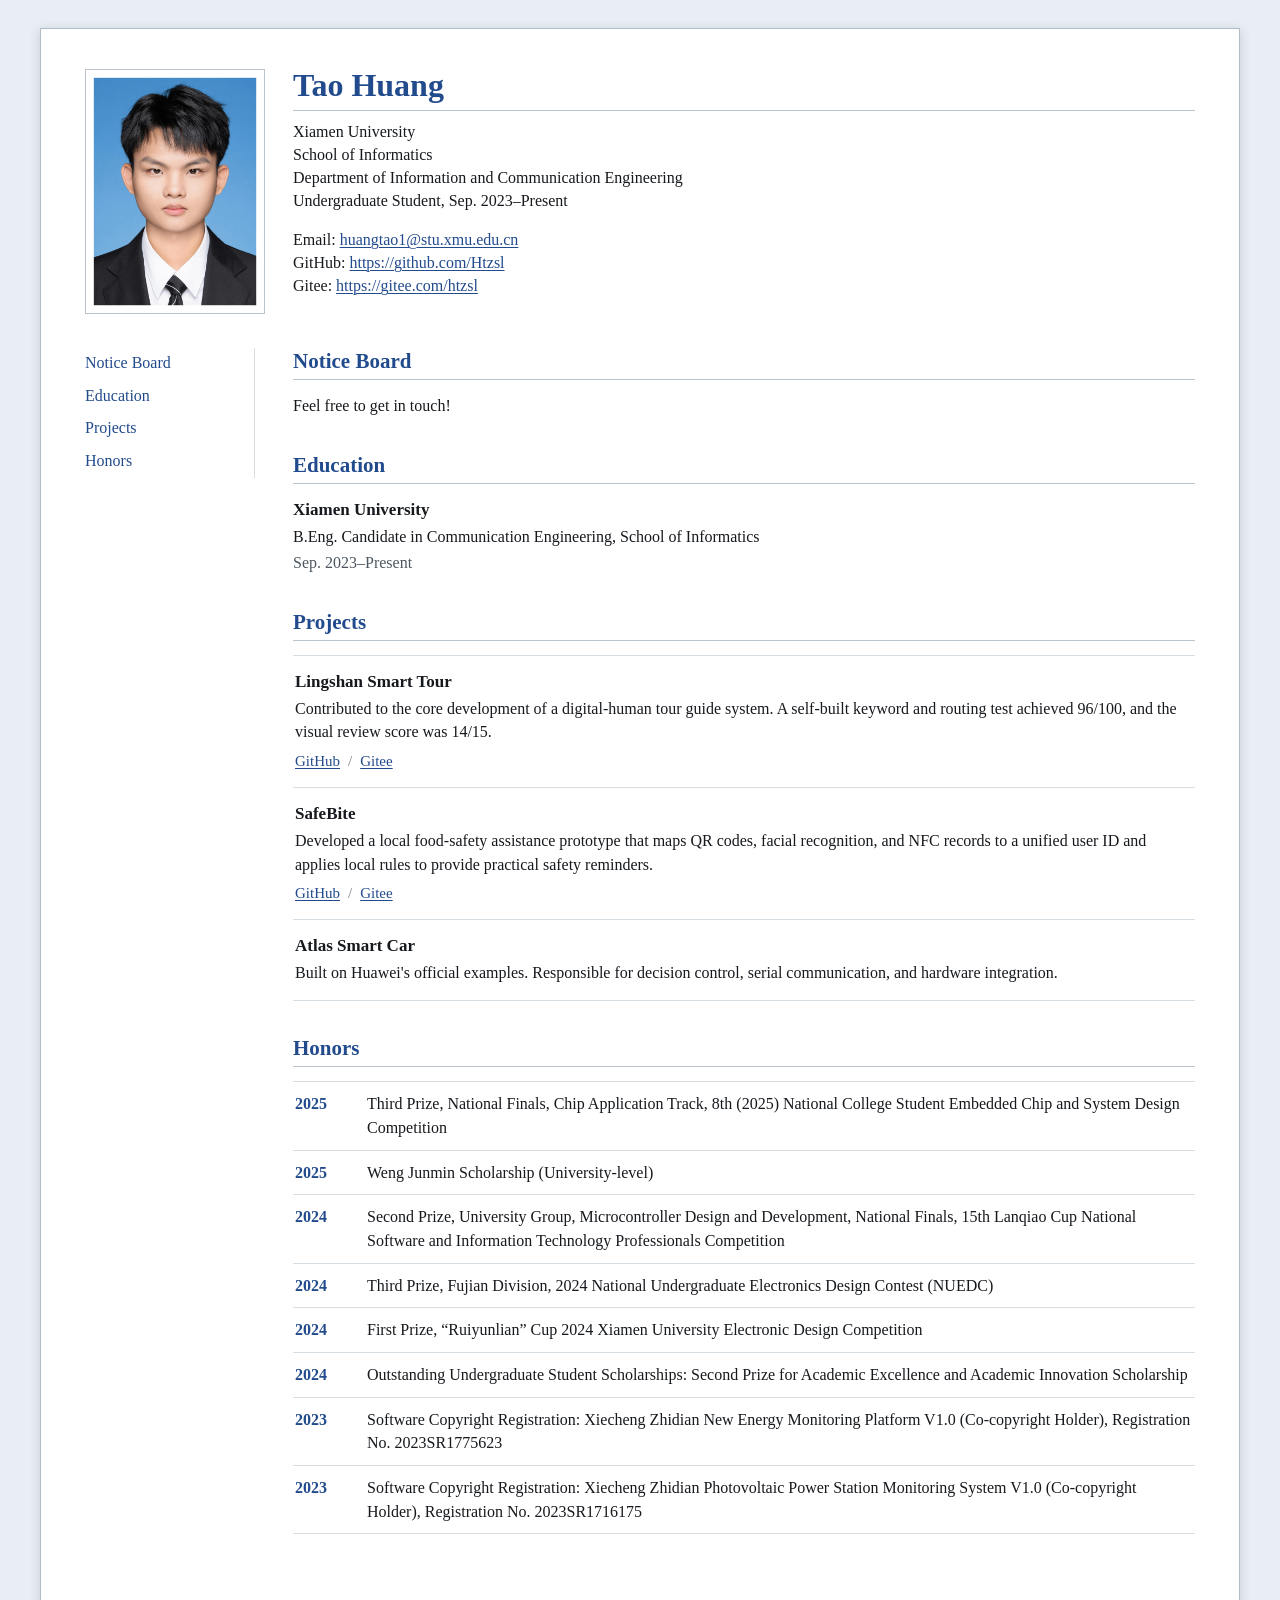
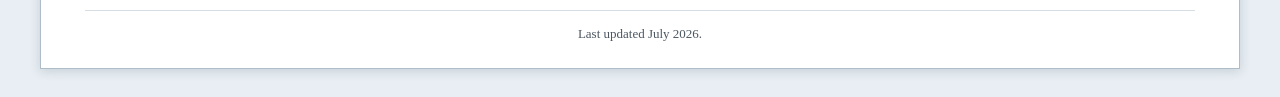
<file: index.html>
<!doctype html>
<html lang="en">
<head>
  <meta charset="utf-8">
  <meta name="viewport" content="width=device-width, initial-scale=1">
  <meta name="description" content="Academic homepage of Tao Huang, an undergraduate student in Communication Engineering at Xiamen University.">
  <title>Tao Huang | Xiamen University</title>
  <link rel="icon" href="data:image/svg+xml,%3Csvg%20xmlns%3D%27http%3A%2F%2Fwww.w3.org%2F2000%2Fsvg%27%20viewBox%3D%270%200%2064%2064%27%3E%3Crect%20width%3D%2764%27%20height%3D%2764%27%20rx%3D%278%27%20fill%3D%27%230f4c81%27%2F%3E%3Ctext%20x%3D%2732%27%20y%3D%2741%27%20font-family%3D%27Arial%2Csans-serif%27%20font-size%3D%2727%27%20font-weight%3D%27700%27%20text-anchor%3D%27middle%27%20fill%3D%27white%27%3ETH%3C%2Ftext%3E%3C%2Fsvg%3E">
  <link rel="stylesheet" href="css/style.css">
</head>
<body>
  <a class="skip-link" href="#main-content">Skip to main content</a>

  <div class="paper">
    <header class="profile-header">
      <img class="portrait" src="assets/ht-photo.jpeg" alt="Portrait of Tao Huang" width="659" height="900">

      <div class="profile-details">
        <h1>Tao Huang</h1>
        <p>Xiamen University</p>
        <p>School of Informatics</p>
        <p>Department of Information and Communication Engineering</p>
        <p>Undergraduate Student, Sep. 2023&ndash;Present</p>

        <div class="contact-details">
          <p>Email: <a href="mailto:huangtao1@stu.xmu.edu.cn">huangtao1@stu.xmu.edu.cn</a></p>
          <p>GitHub: <a href="https://github.com/Htzsl">https://github.com/Htzsl</a></p>
          <p>Gitee: <a href="https://gitee.com/htzsl">https://gitee.com/htzsl</a></p>
        </div>

      </div>
    </header>

    <div class="page-layout">
      <nav class="page-directory" aria-label="Page directory">
        <ul>
          <li><a href="#notice-board">Notice Board</a></li>
          <li><a href="#education">Education</a></li>
          <li><a href="#projects">Projects</a></li>
          <li><a href="#honors">Honors</a></li>
        </ul>
      </nav>

      <main id="main-content">
        <section class="content-section" id="notice-board" aria-labelledby="notice-board-title">
          <h2 id="notice-board-title">Notice Board</h2>
          <p>Feel free to get in touch!</p>
        </section>

        <section class="content-section" id="education" aria-labelledby="education-title">
          <h2 id="education-title">Education</h2>
          <div class="education-entry">
            <h3>Xiamen University</h3>
            <p>B.Eng. Candidate in Communication Engineering, School of Informatics</p>
            <p><time datetime="2023-09">Sep. 2023</time>&ndash;Present</p>
          </div>
        </section>

        <section class="content-section" id="projects" aria-labelledby="projects-title">
          <h2 id="projects-title">Projects</h2>
          <div class="project-list">
            <article class="project-entry">
              <h3>Lingshan Smart Tour</h3>
              <p>Contributed to the core development of a digital-human tour guide system. A self-built keyword and routing test achieved 96/100, and the visual review score was 14/15.</p>
              <p class="project-links"><a href="https://github.com/Htzsl/warehouse-23">GitHub</a><span aria-hidden="true">/</span><a href="https://gitee.com/htzsl/warehouse-23">Gitee</a></p>
            </article>

            <article class="project-entry">
              <h3>SafeBite</h3>
              <p>Developed a local food-safety assistance prototype that maps QR codes, facial recognition, and NFC records to a unified user ID and applies local rules to provide practical safety reminders.</p>
              <p class="project-links"><a href="https://github.com/Htzsl/warehouse-22">GitHub</a><span aria-hidden="true">/</span><a href="https://gitee.com/htzsl/warehouse-22">Gitee</a></p>
            </article>

            <article class="project-entry">
              <h3>Atlas Smart Car</h3>
              <p>Built on Huawei's official examples. Responsible for decision control, serial communication, and hardware integration.</p>
            </article>
          </div>
        </section>

        <section class="content-section" id="honors" aria-labelledby="honors-title">
          <h2 id="honors-title">Honors</h2>
          <ol class="honor-list">
            <li><time datetime="2025">2025</time><span>Third Prize, National Finals, Chip Application Track, 8th (2025) National College Student Embedded Chip and System Design Competition</span></li>
            <li><time datetime="2025">2025</time><span>Weng Junmin Scholarship (University-level)</span></li>
            <li><time datetime="2024">2024</time><span>Second Prize, University Group, Microcontroller Design and Development, National Finals, 15th Lanqiao Cup National Software and Information Technology Professionals Competition</span></li>
            <li><time datetime="2024">2024</time><span>Third Prize, Fujian Division, 2024 National Undergraduate Electronics Design Contest (NUEDC)</span></li>
            <li><time datetime="2024">2024</time><span>First Prize, &ldquo;Ruiyunlian&rdquo; Cup 2024 Xiamen University Electronic Design Competition</span></li>
            <li><time datetime="2024">2024</time><span>Outstanding Undergraduate Student Scholarships: Second Prize for Academic Excellence and Academic Innovation Scholarship</span></li>
            <li><time datetime="2023">2023</time><span>Software Copyright Registration: Xiecheng Zhidian New Energy Monitoring Platform V1.0 (Co-copyright Holder), Registration No. 2023SR1775623</span></li>
            <li><time datetime="2023">2023</time><span>Software Copyright Registration: Xiecheng Zhidian Photovoltaic Power Station Monitoring System V1.0 (Co-copyright Holder), Registration No. 2023SR1716175</span></li>
          </ol>
        </section>
      </main>
    </div>

    <footer>
      <p>Last updated July 2026.</p>
    </footer>
  </div>
</body>
</html>
</file>
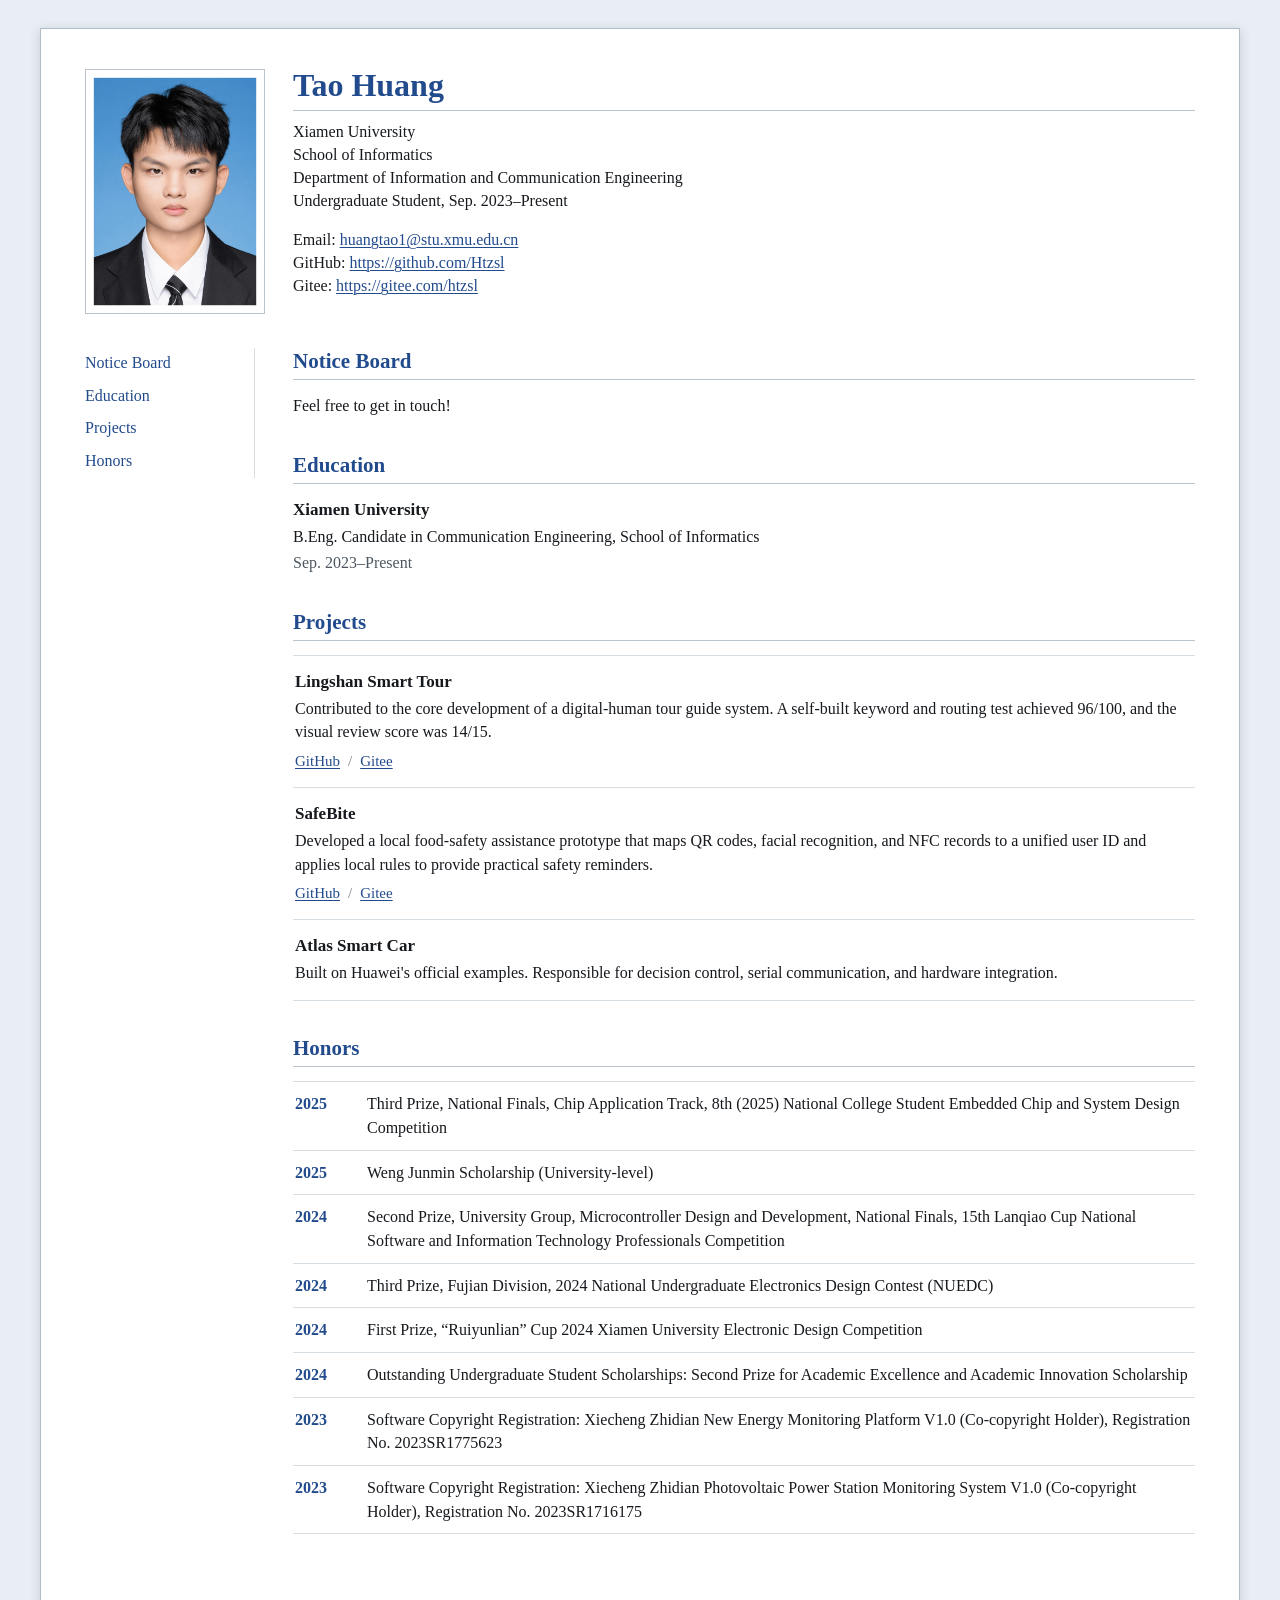
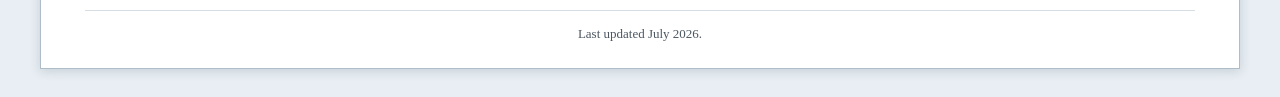
<file: archives/index.html>
<!doctype html><html lang="zh-CN"><head><meta charset="utf-8"><meta http-equiv="refresh" content="0; url=../"><meta name="viewport" content="width=device-width, initial-scale=1"><title>返回作品集</title></head><body><p>正在返回 <a href="../">黄韬的作品集</a>。</p></body></html>
</file>
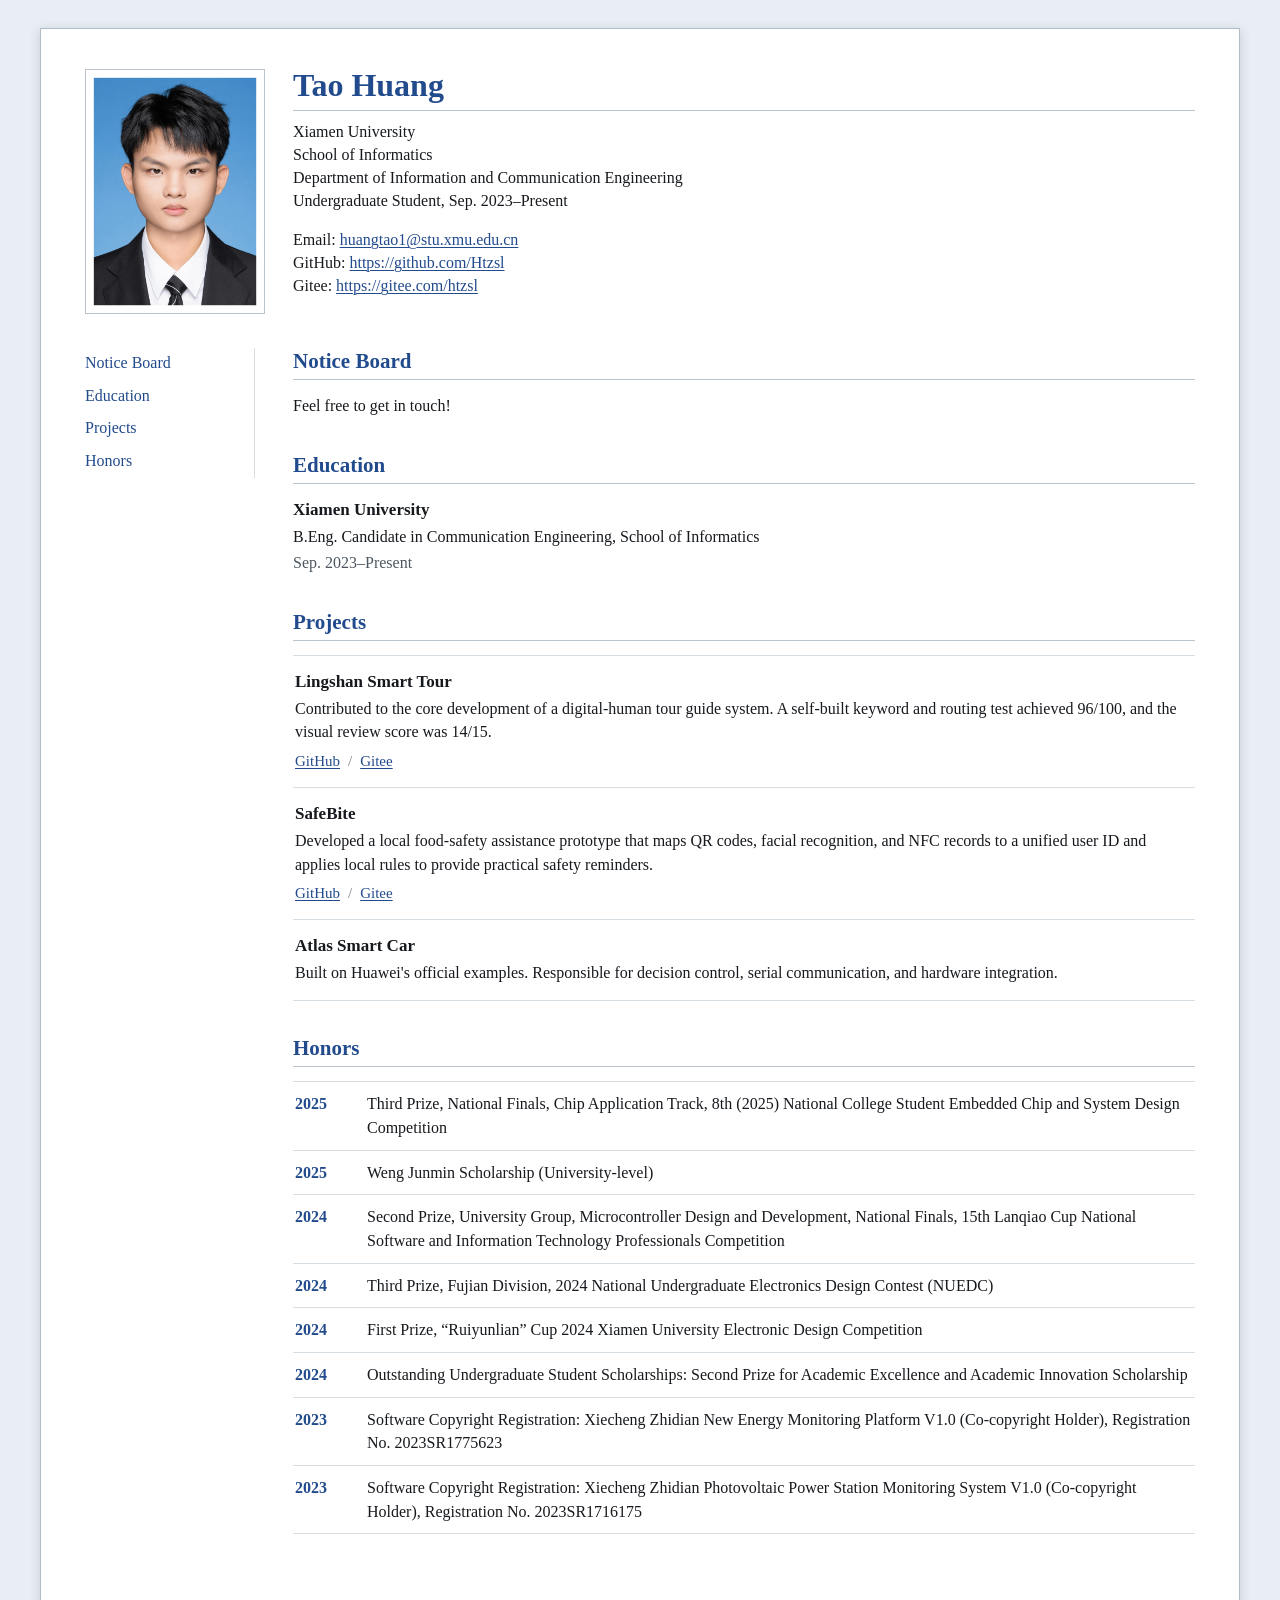
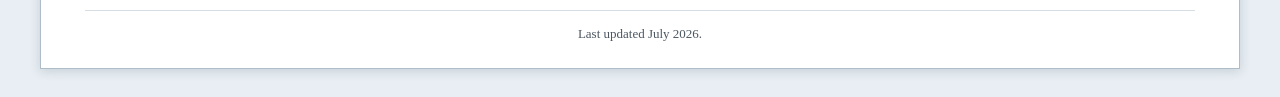
<file: archives/2024/index.html>
<!doctype html><html lang="zh-CN"><head><meta charset="utf-8"><meta http-equiv="refresh" content="0; url=../../"><meta name="viewport" content="width=device-width, initial-scale=1"><title>返回作品集</title></head><body><p>正在返回 <a href="../../">黄韬的作品集</a>。</p></body></html>
</file>
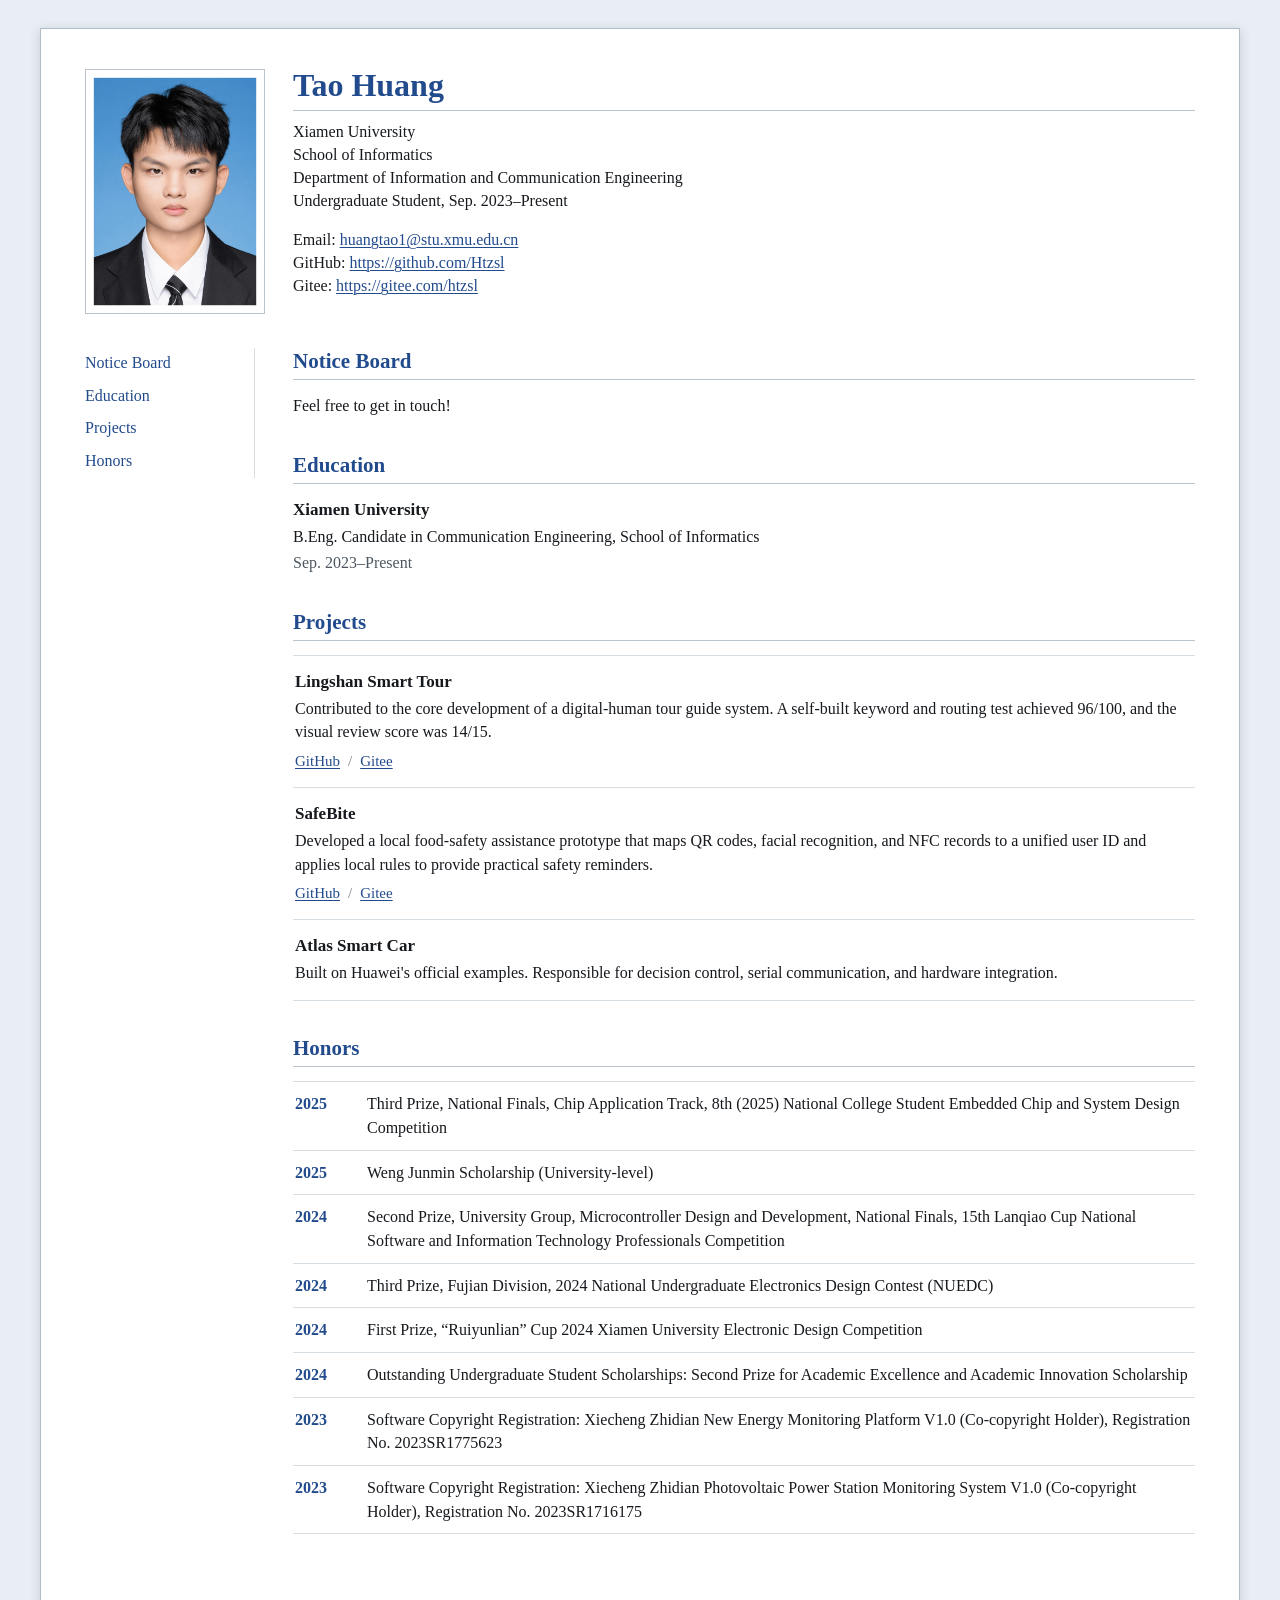
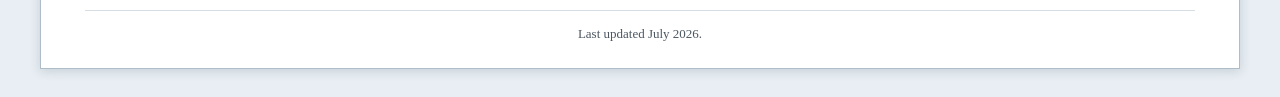
<file: archives/2024/09/index.html>
<!doctype html><html lang="zh-CN"><head><meta charset="utf-8"><meta http-equiv="refresh" content="0; url=../../../"><meta name="viewport" content="width=device-width, initial-scale=1"><title>返回作品集</title></head><body><p>正在返回 <a href="../../../">黄韬的作品集</a>。</p></body></html>
</file>
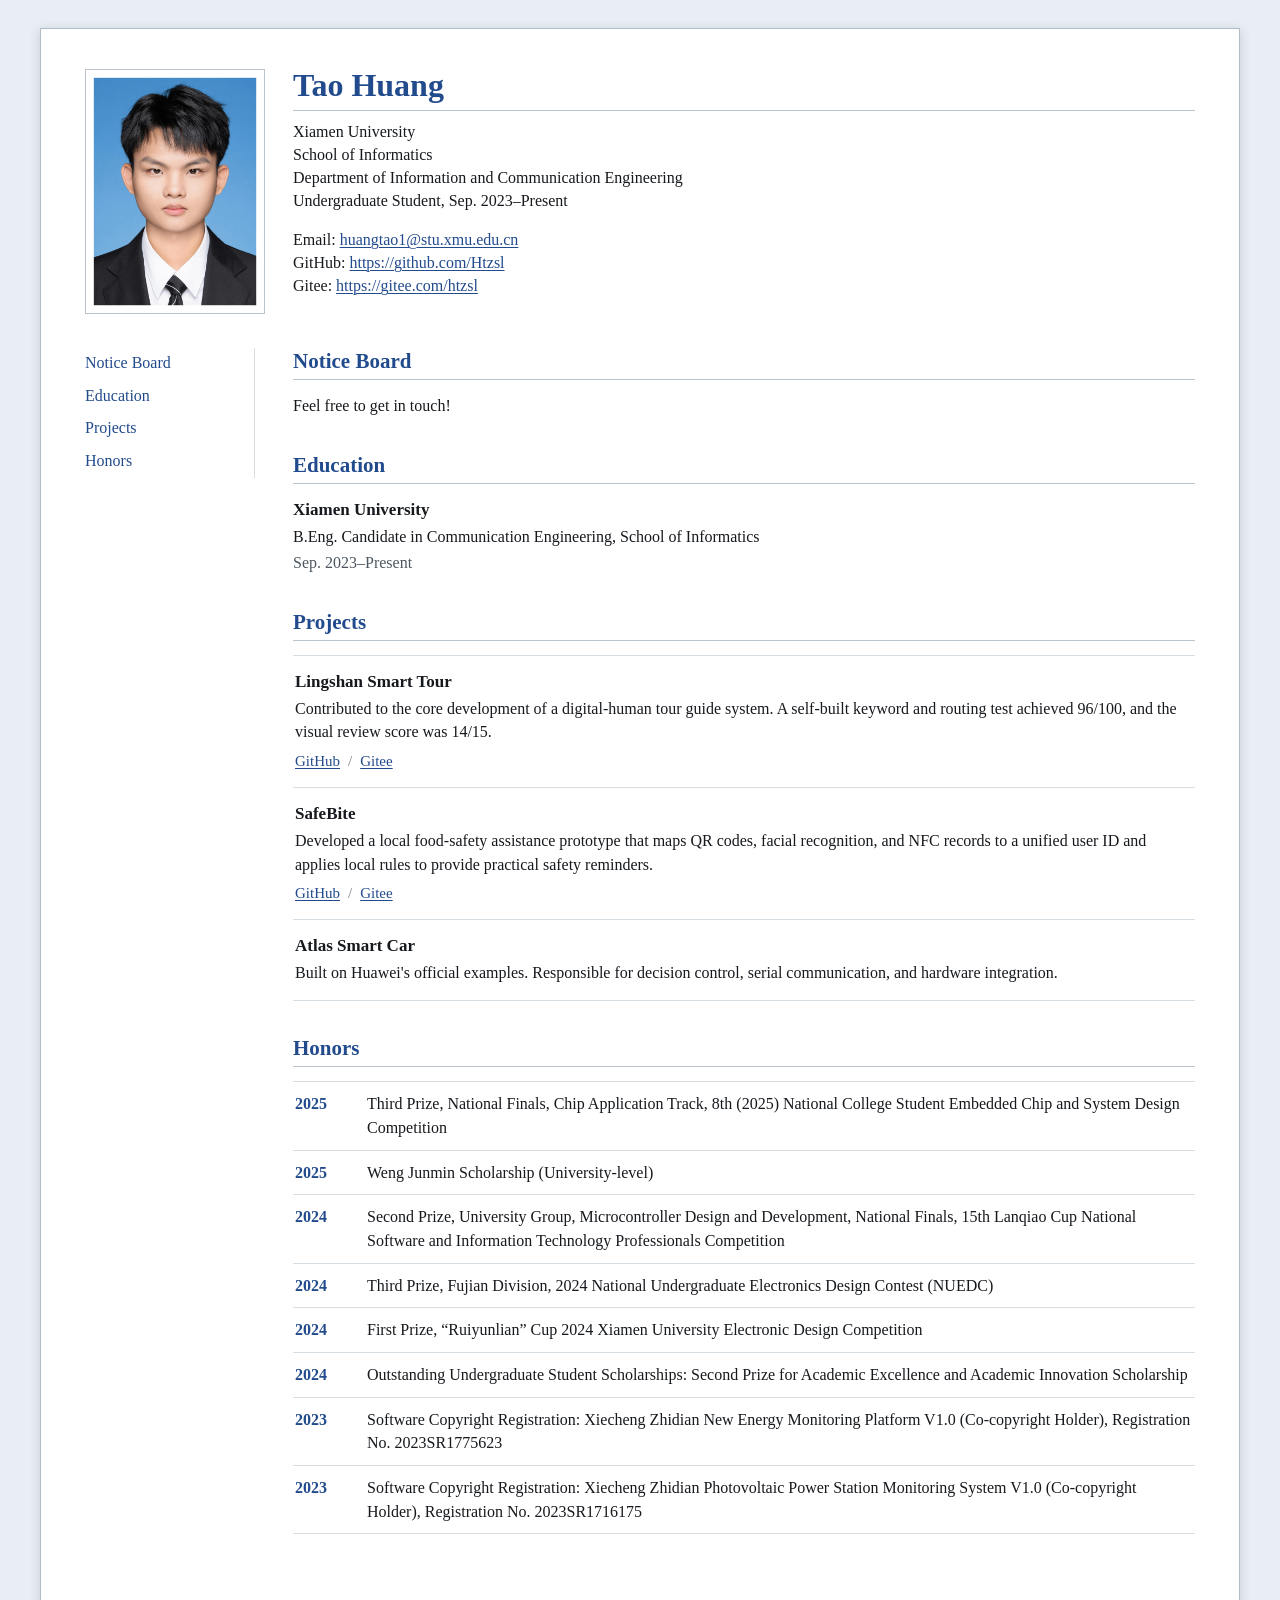
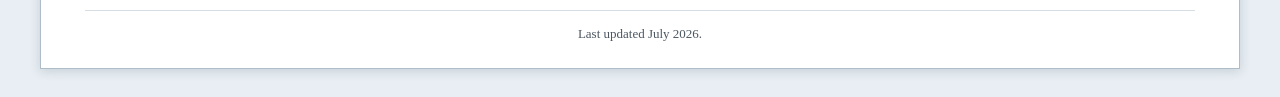
<file: 2024/09/15/hello-world/index.html>
<!doctype html><html lang="zh-CN"><head><meta charset="utf-8"><meta http-equiv="refresh" content="0; url=../../../../"><meta name="viewport" content="width=device-width, initial-scale=1"><title>返回作品集</title></head><body><p>正在返回 <a href="../../../../">黄韬的作品集</a>。</p></body></html>
</file>
<file: css/style.css>
:root {
  --desktop: #e8eef3;
  --paper: #ffffff;
  --text: #16191d;
  --muted: #4c5761;
  --blue: #224b8d;
  --blue-hover: #15366c;
  --line: #b8c3cd;
  --soft-line: #d6dde3;
}

* {
  box-sizing: border-box;
}

html {
  scroll-behavior: smooth;
}

body {
  margin: 0;
  padding: 28px;
  background: var(--desktop);
  color: var(--text);
  font-family: Georgia, "Times New Roman", Times, serif;
  font-size: 16px;
  line-height: 1.48;
  letter-spacing: 0;
  overflow-wrap: anywhere;
}

a {
  color: var(--blue);
  text-decoration-thickness: 1px;
  text-underline-offset: 2px;
}

a:hover {
  color: var(--blue-hover);
}

a:focus-visible {
  outline: 2px solid var(--blue);
  outline-offset: 3px;
}

.skip-link {
  position: fixed;
  top: 8px;
  left: 10px;
  z-index: 10;
  padding: 7px 10px;
  background: var(--blue);
  color: #ffffff;
  transform: translateY(-160%);
}

.skip-link:focus {
  transform: translateY(0);
}

.paper {
  width: min(1200px, 100%);
  min-height: calc(100vh - 56px);
  margin: 0 auto;
  padding: 40px 44px 24px;
  background: var(--paper);
  border: 1px solid #afbdc9;
  box-shadow: 0 2px 10px rgba(42, 64, 86, 0.18);
}

.profile-header {
  display: grid;
  grid-template-columns: 180px minmax(0, 1fr);
  gap: 28px;
  align-items: start;
  padding-bottom: 34px;
}

.portrait {
  display: block;
  width: 180px;
  height: auto;
  border: 1px solid var(--line);
}

.profile-details {
  min-width: 0;
}

h1,
h2,
h3,
p {
  overflow-wrap: anywhere;
}

h1 {
  margin: -2px 0 10px;
  padding-bottom: 5px;
  color: var(--blue);
  border-bottom: 1px solid var(--line);
  font-size: 32px;
  line-height: 1.18;
  font-weight: 700;
}

.profile-details p {
  margin: 1px 0;
  line-height: 1.38;
}

.contact-details {
  margin-top: 17px;
}

.affiliation {
  max-width: 920px;
  margin-top: 16px !important;
}

.page-layout {
  display: grid;
  grid-template-columns: 170px minmax(0, 1fr);
  gap: 38px;
  align-items: start;
}

.page-directory {
  position: sticky;
  top: 24px;
  padding: 3px 18px 5px 0;
  border-right: 1px solid var(--soft-line);
}

.page-directory ul {
  margin: 0;
  padding: 0;
  list-style: none;
}

.page-directory li + li {
  margin-top: 9px;
}

.page-directory a {
  display: inline-block;
  color: var(--blue);
  line-height: 1.35;
  text-decoration: none;
}

.page-directory a:hover {
  text-decoration: underline;
}

main {
  min-width: 0;
}

.content-section {
  scroll-margin-top: 22px;
  margin-bottom: 34px;
}

.content-section h2 {
  margin: 0 0 14px;
  padding-bottom: 4px;
  color: var(--blue);
  border-bottom: 1px solid var(--line);
  font-size: 21px;
  line-height: 1.3;
  font-weight: 700;
}

.content-section p {
  margin: 0;
}

.education-entry h3,
.project-entry h3 {
  margin: 0 0 3px;
  font-size: 17px;
  line-height: 1.4;
}

.education-entry p + p {
  margin-top: 2px;
  color: var(--muted);
}

.project-list {
  border-top: 1px solid var(--soft-line);
}

.project-entry {
  padding: 14px 2px 15px;
  border-bottom: 1px solid var(--soft-line);
}

.project-entry p {
  max-width: 900px;
}

.project-links {
  display: flex;
  gap: 8px;
  margin-top: 6px !important;
  font-size: 15px;
}

.project-links span {
  color: #7b858e;
}

.honor-list {
  margin: 0;
  padding: 0;
  list-style: none;
  border-top: 1px solid var(--soft-line);
}

.honor-list li {
  display: grid;
  grid-template-columns: 58px minmax(0, 1fr);
  gap: 14px;
  padding: 10px 2px;
  border-bottom: 1px solid var(--soft-line);
}

.honor-list time {
  color: var(--blue);
  font-variant-numeric: tabular-nums;
  font-weight: 700;
}

footer {
  margin-top: 42px;
  padding-top: 13px;
  color: var(--muted);
  border-top: 1px solid var(--soft-line);
  font-size: 13px;
  text-align: center;
}

footer p {
  margin: 0;
}

@media (max-width: 760px) {
  body {
    padding: 0;
  }

  .paper {
    min-height: 100vh;
    padding: 28px 24px 20px;
    border: 0;
    box-shadow: none;
  }

  .profile-header {
    grid-template-columns: 130px minmax(0, 1fr);
    gap: 22px;
    padding-bottom: 28px;
  }

  .portrait {
    width: 130px;
  }

  h1 {
    font-size: 28px;
  }

  .page-layout {
    grid-template-columns: 145px minmax(0, 1fr);
    gap: 25px;
  }
}

@media (max-width: 520px) {
  .paper {
    padding: 22px 18px 18px;
  }

  .profile-header {
    grid-template-columns: 1fr;
    gap: 18px;
  }

  .portrait {
    width: 130px;
  }

  .page-layout {
    grid-template-columns: 1fr;
    gap: 28px;
  }

  .page-directory {
    position: static;
    padding: 0 0 16px;
    border-right: 0;
    border-bottom: 1px solid var(--soft-line);
  }

  .page-directory ul {
    display: grid;
    grid-template-columns: repeat(2, minmax(0, 1fr));
    gap: 8px 18px;
  }

  .page-directory li + li {
    margin-top: 0;
  }

  .content-section {
    margin-bottom: 30px;
  }

  .honor-list li {
    grid-template-columns: 48px minmax(0, 1fr);
    gap: 10px;
  }
}

@media (prefers-reduced-motion: reduce) {
  html {
    scroll-behavior: auto;
  }
}
</file>
